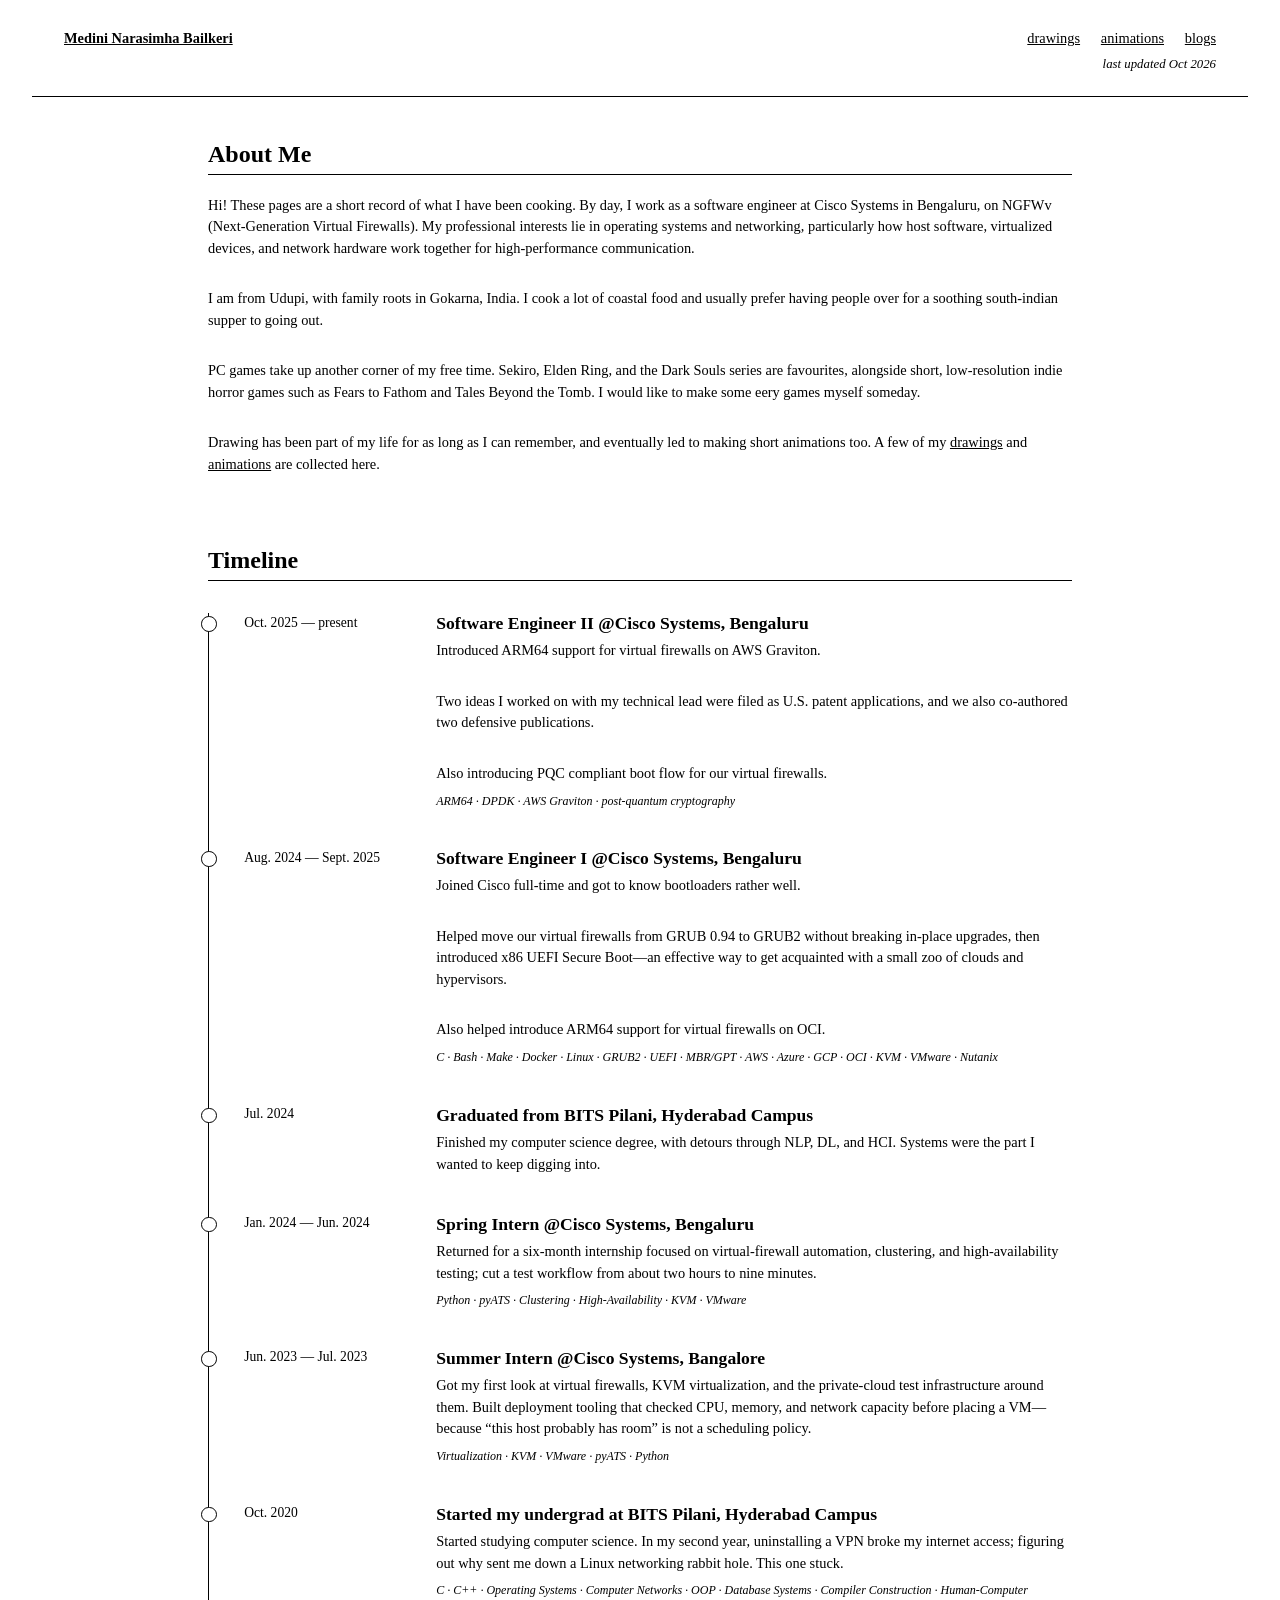
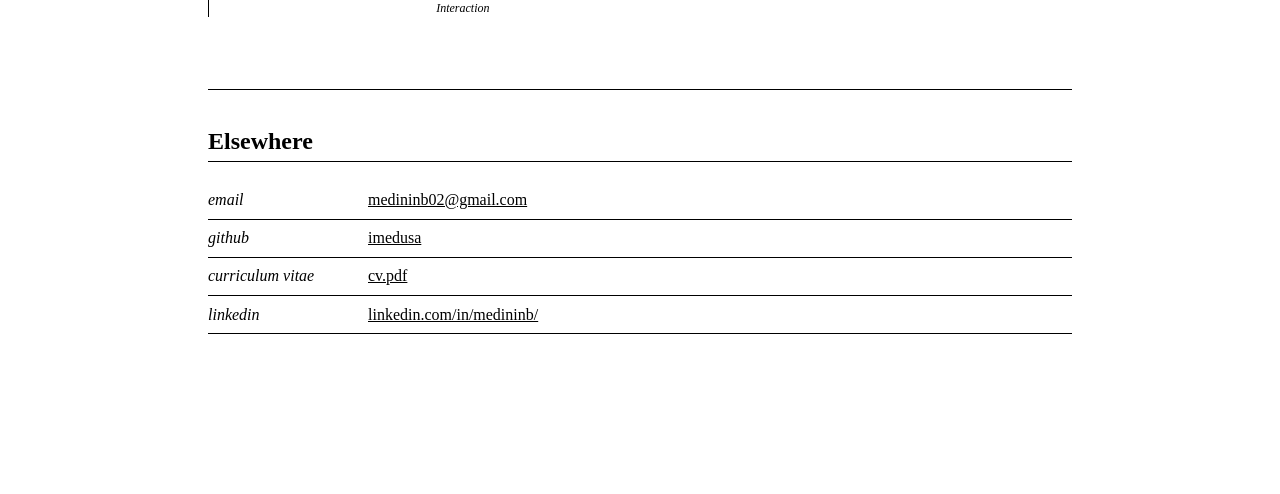
<file: index.html>
<!doctype html>
<html lang="en">
    <head>
        <meta charset="utf-8">
        <meta name="viewport" content="width=device-width, initial-scale=1">
        <meta name="description" content="The personal academic portfolio of Medini Narasimha Bailkeri.">
        <title>Medini Narasimha Bailkeri</title>
        <link rel="stylesheet" href="https://latex.vercel.app/style.css">
        <link rel="stylesheet" href="style.css">
    </head>
    <body class="text-justify">
        <div data-shared-header></div>

        <main>
            <article class="portfolio-document">
                <section id="about" aria-labelledby="about-title">
                    <h2 id="about-title">About Me</h2>
                    <p>
                        Hi! These pages are a short record of what I have been cooking.
                        By day, I work as a software engineer at Cisco Systems in Bengaluru, on NGFWv (Next-Generation Virtual Firewalls).
                        My professional interests lie in operating systems and networking, particularly how host software,
                        virtualized devices, and network hardware work together for high-performance communication.
                    </p>
                    <p>
                        I am from Udupi, with family roots in Gokarna, India. I cook a lot of coastal food and usually
                        prefer having people over for a soothing south-indian supper to going out.
                    </p>
                    <p>
                        PC games take up another corner of my free time. Sekiro, Elden Ring, and the Dark Souls
                        series are favourites, alongside short, low-resolution indie horror games such as Fears to Fathom and
                        Tales Beyond the Tomb. I would like to make some eery games myself someday.
                    </p>
                    <p>
                        Drawing has been part of my life for as long as I can remember, and eventually led to making short animations too.
                        A few of my <a href="drawings.html">drawings</a> and
                        <a href="animations.html">animations</a> are collected here.
                    </p>
                </section>

                <section id="timeline" aria-labelledby="timeline-title">
                    <h2 id="timeline-title">Timeline</h2>
                    <ol class="timeline">
                        <li>
                            <div class="timeline-date">Oct. 2025 — present</div>
                            <div class="timeline-entry">
                                <h3>Software Engineer II @Cisco Systems, Bengaluru</h3>
                                <p>
                                    Introduced ARM64 support for virtual firewalls on AWS Graviton.
                                </p>
                                <p>
                                    Two ideas I worked on with my technical lead were filed as U.S.
                                    patent applications, and we also co-authored two defensive publications.
                                </p>
                                <p>
                                    Also introducing PQC compliant boot flow for our virtual firewalls.
                                </p>
                                <p class="timeline-skills">
                                    ARM64 · DPDK · AWS Graviton · post-quantum cryptography
                                </p>
                            </div>
                        </li>
                        <li>
                            <div class="timeline-date">Aug. 2024 — Sept. 2025</div>
                            <div class="timeline-entry">
                                <h3>Software Engineer I @Cisco Systems, Bengaluru</h3>
                                <p>
                                    Joined Cisco full-time and got to know bootloaders rather well.
                                </p>
                                <p>
                                    Helped move our virtual firewalls from GRUB 0.94 to GRUB2 without
                                    breaking in-place upgrades, then introduced x86 UEFI Secure Boot—an effective
                                    way to get acquainted with a small zoo of clouds and hypervisors.
                                </p>
                                <p>
                                    Also helped introduce ARM64 support for virtual firewalls on OCI.
                                </p>
                                <p class="timeline-skills">
                                    C · Bash · Make · Docker · Linux · GRUB2 · UEFI · MBR/GPT · AWS · Azure · GCP · OCI · KVM · VMware · Nutanix
                                </p>
                            </div>
                        </li>
                        <li>
                            <div class="timeline-date">Jul. 2024</div>
                            <div class="timeline-entry">
                                <h3>Graduated from BITS Pilani, Hyderabad Campus</h3>
                                <p>
                                    Finished my computer science degree, with detours through NLP,
                                    DL, and HCI.
                                    Systems were the part I wanted to keep digging into.
                                </p>
                            </div>
                        </li>
                        <li>
                            <div class="timeline-date">Jan. 2024 — Jun. 2024</div>
                            <div class="timeline-entry">
                                <h3>Spring Intern @Cisco Systems, Bengaluru</h3>
                                <p>
                                    Returned for a six-month internship focused on virtual-firewall automation,
                                    clustering, and high-availability testing; cut a test workflow from about two hours to nine minutes.
                                </p>
                                <p class="timeline-skills">
                                    Python · pyATS · Clustering · High-Availability · KVM · VMware
                                </p>
                            </div>
                        </li>
                        <li>
                            <div class="timeline-date">Jun. 2023 — Jul. 2023</div>
                            <div class="timeline-entry">
                                <h3>Summer Intern @Cisco Systems, Bangalore</h3>
                                <p>
                                    Got my first look at virtual firewalls, KVM virtualization, and the
                                    private-cloud test infrastructure around them. Built deployment tooling
                                    that checked CPU, memory, and network capacity before placing a VM—because
                                    “this host probably has room” is not a scheduling policy.
                                </p>
                                <p class="timeline-skills">
                                    Virtualization · KVM · VMware · pyATS · Python
                                </p>
                            </div>
                        </li>
                        <li>
                            <div class="timeline-date">Oct. 2020</div>
                            <div class="timeline-entry">
                                <h3>Started my undergrad at BITS Pilani, Hyderabad Campus</h3>
                                <p>
                                    Started studying computer science. In my second year,
                                    uninstalling a VPN broke my internet access; figuring out why sent me
                                    down a Linux networking rabbit hole. This one stuck.
                                </p>
                                <p class="timeline-skills">
                                    C · C++ · Operating Systems · Computer Networks · OOP · Database Systems · Compiler Construction · Human-Computer Interaction
                                </p>
                            </div>
                        </li>
                    </ol>
                </section>

                <section class="afterword" aria-labelledby="elsewhere-title">
                    <h2 id="elsewhere-title">Elsewhere</h2>
                    <dl>
                        <dt>email</dt>
                        <dd><a href="mailto:medininb02@gmail.com">medininb02@gmail.com</a></dd>
                        <dt>github</dt>
                        <dd><a href="https://github.com/imedusa" rel="noreferrer">imedusa</a></dd>
                        <dt>curriculum vitae</dt>
                        <dd><a href="https://drive.google.com/file/d/1DatqSqeDH9olnW2grAryOlkdmMst3snc/view?usp=sharing" rel="noreferrer">cv.pdf</a></dd>
                        <dt>linkedin</dt>
                        <dd><a href="https://www.linkedin.com/in/medininb/" rel="noreferrer">linkedin.com/in/medininb/</a></dd>
                    </dl>
                </section>
            </article>
        </main>
        <script src="site.js"></script>
    </body>
</html>
</file>
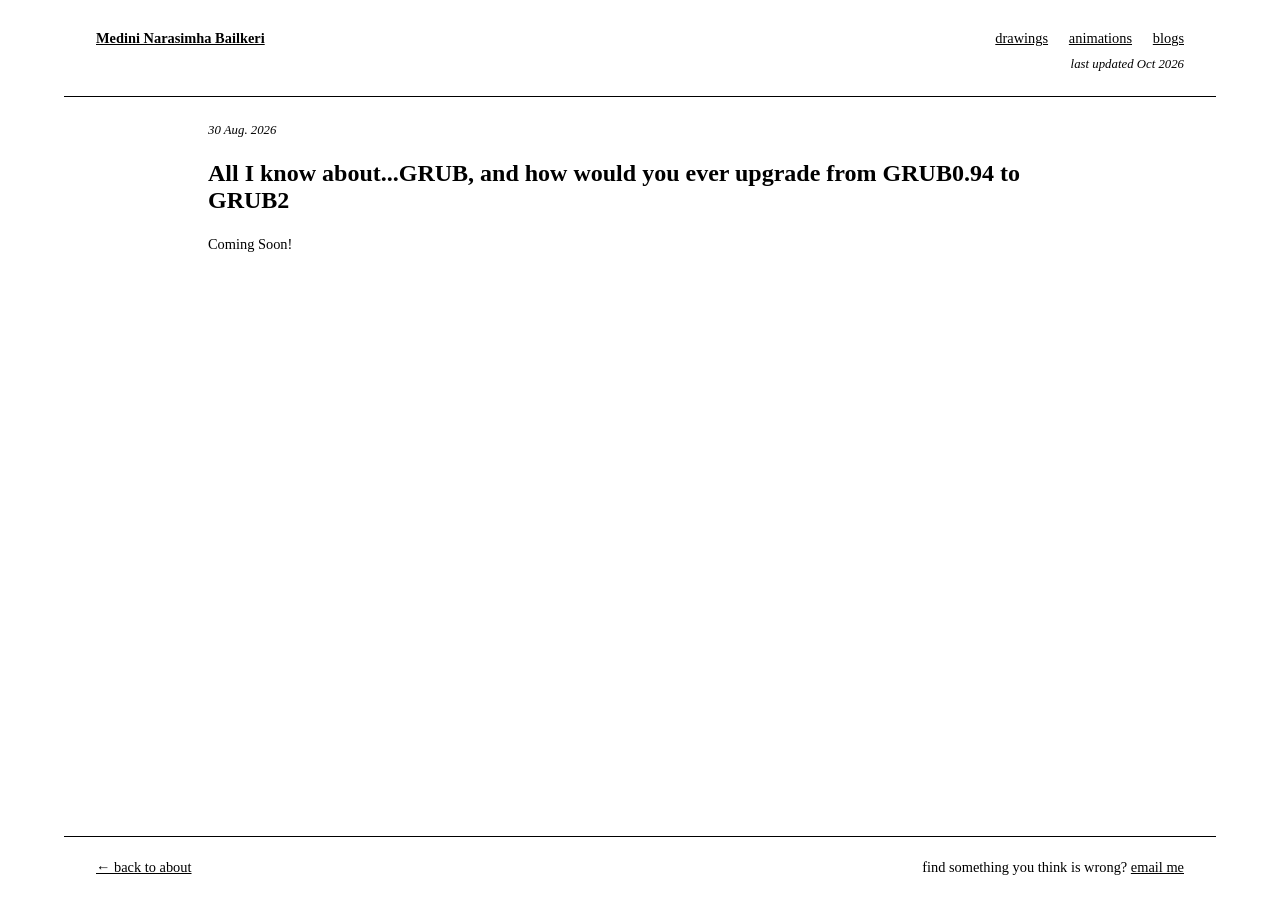
<file: articles/grub/index.html>
<!doctype html>
<html lang="en">
    <head>
        <meta charset="utf-8">
        <meta name="viewport" content="width=device-width, initial-scale=1">
        <meta name="description" content="Notes on migrating from GRUB 0.94 to GRUB2 by Medini Narasimha Bailkeri.">
        <title>All I know about GRUB — Medini Narasimha Bailkeri</title>
        <link rel="stylesheet" href="https://latex.vercel.app/style.css">
        <link rel="stylesheet" href="../../style.css">
    </head>
    <body class="text-justify">
        <div data-shared-header></div>

        <main>
            <article class="portfolio-document article-document">
                <p class="article-date">30 Aug. 2026</p>
                <h1>All I know about...GRUB, and how would you ever upgrade from GRUB0.94 to GRUB2</h1>
                <p>Coming Soon!</p>
            </article>
        </main>

        <div data-shared-footer></div>

        <script src="../../site.js"></script>
    </body>
</html>
</file>
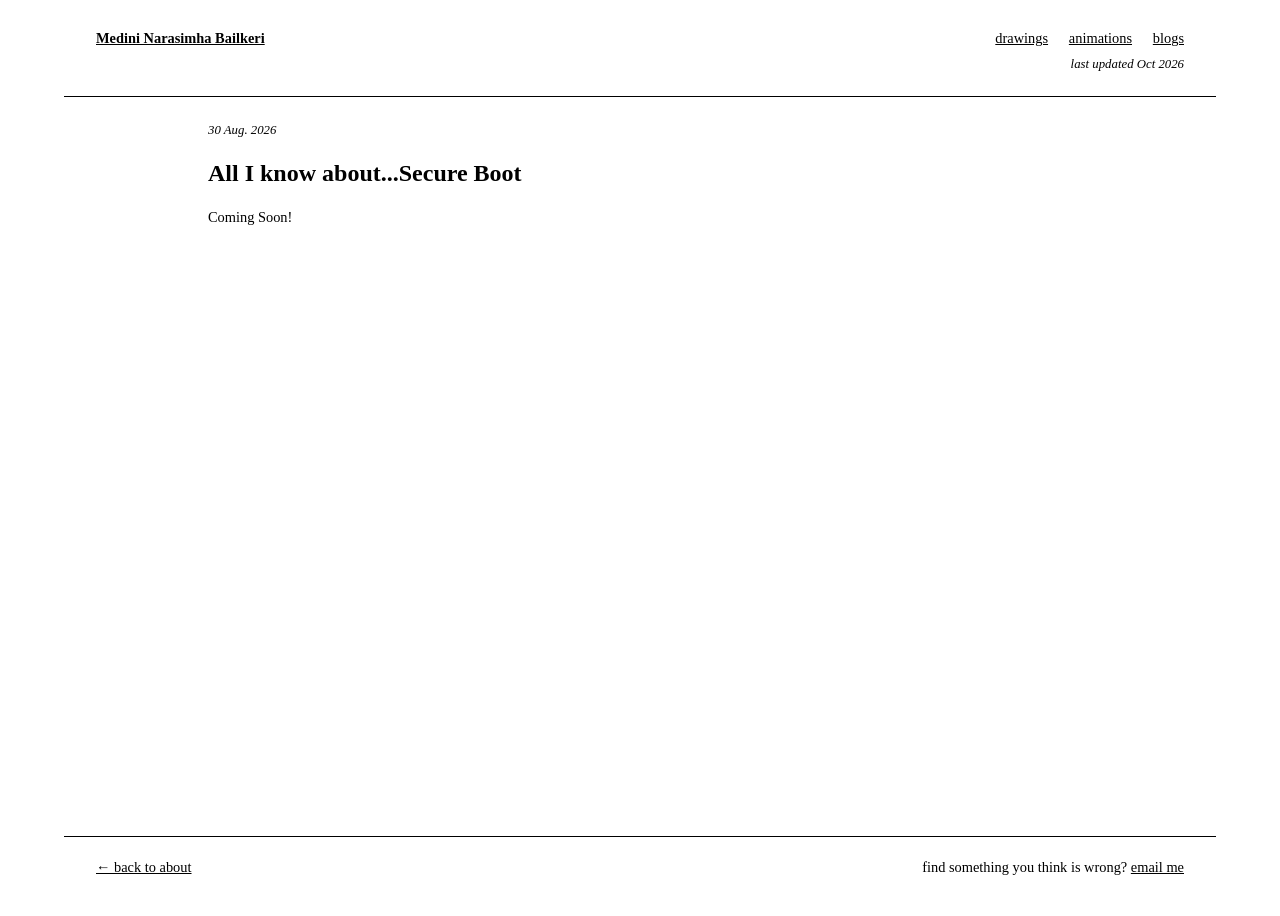
<file: articles/secure_boot/index.html>
<!doctype html>
<html lang="en">
    <head>
        <meta charset="utf-8">
        <meta name="viewport" content="width=device-width, initial-scale=1">
        <meta name="description" content="Notes on Secure Boot by Medini Narasimha Bailkeri.">
        <title>All I know about Secure Boot — Medini Narasimha Bailkeri</title>
        <link rel="stylesheet" href="https://latex.vercel.app/style.css">
        <link rel="stylesheet" href="../../style.css">
    </head>
    <body class="text-justify">
        <div data-shared-header></div>

        <main>
            <article class="portfolio-document article-document">
                <p class="article-date">30 Aug. 2026</p>
                <h1>All I know about...Secure Boot</h1>
                <p>Coming Soon!</p>
            </article>
        </main>

        <div data-shared-footer></div>

        <script src="../../site.js"></script>
    </body>
</html>
</file>
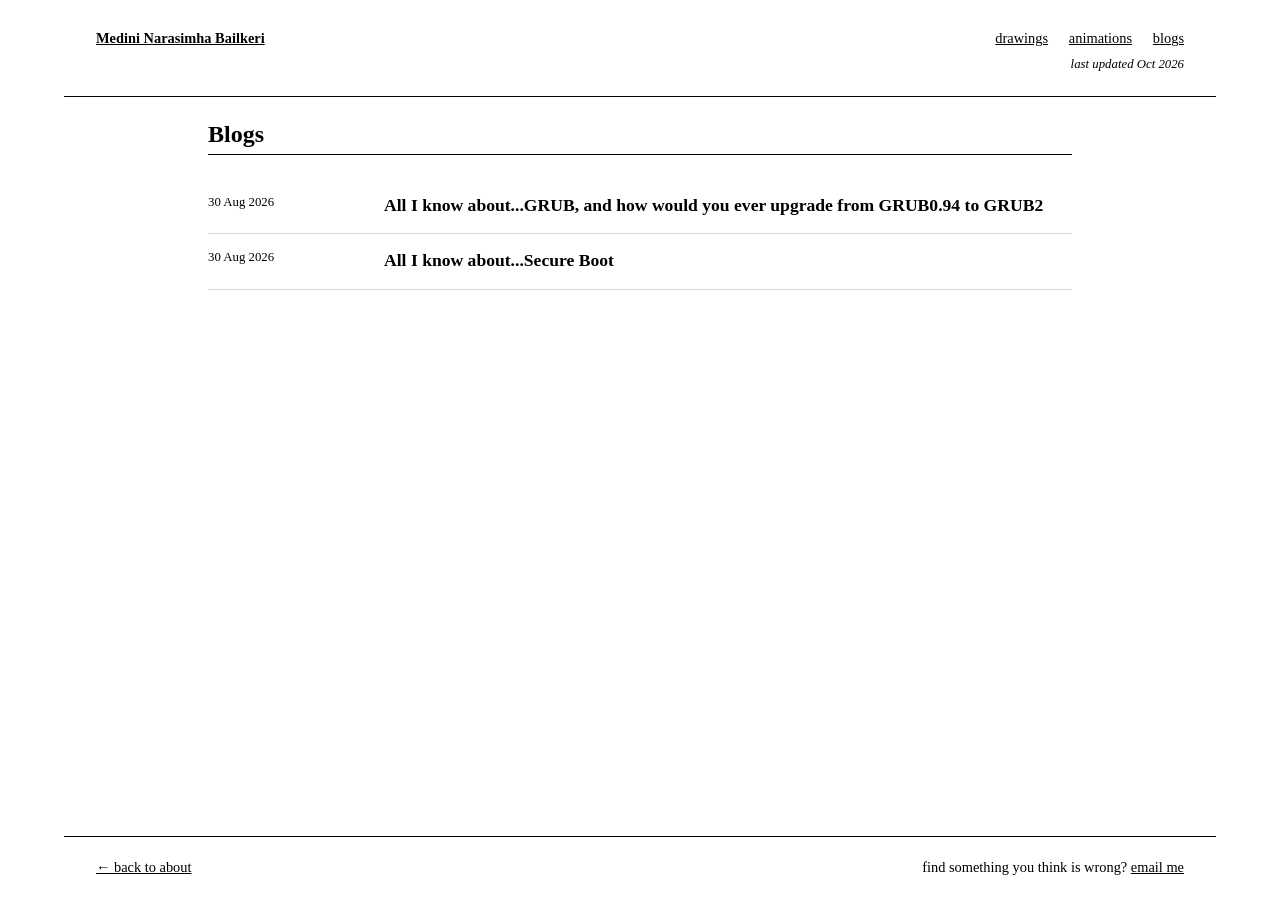
<file: blogs.html>
<!doctype html>
<html lang="en">
    <head>
        <meta charset="utf-8">
        <meta name="viewport" content="width=device-width, initial-scale=1">
        <meta name="description" content="Blog archive by Medini Narasimha Bailkeri.">
        <title>Blogs — Medini Narasimha Bailkeri</title>
        <link rel="stylesheet" href="https://latex.vercel.app/style.css">
        <link rel="stylesheet" href="style.css">
    </head>
    <body class="text-justify">
        <div data-shared-header></div>

        <main>
            <article class="portfolio-document blog-document">
                <h2 class="blog-page-title">Blogs</h2>

                <section class="blog-list" aria-label="Blog archive">
                    <article class="blog-entry">
                        <time class="blog-date" datetime="2026-08-30">30 Aug 2026</time>
                        <h3><a href="articles/grub/index.html">All I know about...GRUB, and how would you ever upgrade from GRUB0.94 to GRUB2</a></h3>
                    </article>

                    <article class="blog-entry">
                        <time class="blog-date" datetime="2026-08-30">30 Aug 2026</time>
                        <h3><a href="articles/secure_boot/index.html">All I know about...Secure Boot</a></h3>
                    </article>
                </section>
            </article>
        </main>

        <div data-shared-footer></div>

        <script src="site.js"></script>
    </body>
</html>
</file>
<file: style.css>
/* Small, site-specific additions to LaTeX.css. The document itself stays plain HTML. */

:root {
    --black: #000;
    --white: #fff;
}

body {
    background: var(--white);
    color: var(--black);
}

/* Shared typography for paragraphs on every page. */
p {
    font-family: "Latin Modern", Georgia, Cambria, "Times New Roman", Times, serif;
    font-size: 0.9rem;
    line-height: 1.5;
    margin: 0;
}

p + p {
    margin-top: 1.8rem;
}

body.blog-page {
    box-sizing: border-box;
    display: flex;
    flex-direction: column;
    min-height: 100vh;
}

a,
a:visited {
    color: var(--black);
}

a:hover {
    text-decoration-thickness: 2px;
}

.site-header,
.site-footer {
    font-size: 0.9rem;
    margin: 0 auto;
    max-width: 72rem;
    padding: 1.4rem 2rem;
}

.site-header {
    border-bottom: 1px solid var(--black);
}

.site-header .last-updated {
    font-size: 0.8rem;
    font-style: italic;
    margin: 0.45rem 0 0;
    text-align: right;
}

.site-header nav,
.site-footer {
    align-items: baseline;
    display: flex;
    justify-content: space-between;
}

.site-name {
    font-weight: bold;
    text-decoration: underline;
}

.site-nav-links {
    display: flex;
    gap: 1.3rem;
}

.site-nav-links a[aria-current="page"] {
    text-decoration-thickness: 1px;
}

main {
    margin: 0 auto;
    max-width: 72rem;
    padding: 0 2rem;
}

body.blog-page > .site-header,
body.blog-page > main,
body.blog-page > .site-footer {
    box-sizing: border-box;
    width: 100%;
}

body.blog-page > main {
    flex: 1;
}

.portfolio-document {
    margin: 0 auto;
    max-width: 54rem;
    padding: 1.5rem 0 5rem;
}

.portfolio-document h1,
.portfolio-document h2,
.portfolio-document h3,
.portfolio-document h4,
.portfolio-document h5,
.portfolio-document h6 {
    text-align: left;
}

section {
    margin-bottom: 4.5rem;
}

section > h2 {
    border-bottom: 1px solid var(--black);
    padding-bottom: 0.35rem;
}

.timeline {
    list-style: none;
    margin: 2rem 0 0;
    padding: 0;
}

.timeline li {
    border-left: 1px solid var(--black);
    display: grid;
    gap: 2rem;
    grid-template-columns: 10rem 1fr;
    padding: 0 0 2.4rem 2.2rem;
    position: relative;
}

.timeline li:last-child {
    padding-bottom: 0;
}

.timeline li::before {
    background: var(--white);
    border: 1px solid var(--black);
    border-radius: 50%;
    content: "";
    height: 0.85rem;
    left: -0.48rem;
    position: absolute;
    top: 0.2rem;
    width: 0.85rem;
}

.timeline-date {
    font-size: 0.85rem;
    padding-top: 0.1rem;
}

.timeline-entry h3 {
    font-size: 1.1rem;
    margin: 0 0 0.4rem;
}

.timeline-skills {
    font-size: 0.75rem;
    font-style: italic;
    margin-top: 0.45rem;
}

.afterword {
    border-top: 1px solid var(--black);
    padding-top: 1.1rem;
}

.afterword dl {
    display: grid;
    grid-template-columns: 10rem 1fr;
    margin-bottom: 0;
}

.afterword dt,
.afterword dd {
    border-bottom: 1px solid var(--black);
    margin: 0;
    padding: 0.6rem 0;
}

.afterword dt {
    font-style: italic;
}

.site-footer {
    border-top: 1px solid var(--black);
    padding-bottom: 2rem;
}

.drawings-document {
    padding-bottom: 3rem;
}

.drawing-list {
    display: flex;
    flex-direction: column;
    gap: 3.5rem;
}

.drawing-item {
    margin: 0;
}

.drawing-item img,
.drawing-item video {
    display: block;
    height: auto;
    width: 100%;
}

.drawing-item figcaption {
    padding-top: 0.6rem;
}

.drawing-item figcaption::before {
    content: none;
}

.blog-page-title {
    border-bottom: 1px solid var(--black);
    margin: 0 0 1.5rem;
    padding-bottom: 0.35rem;
}

.blog-list {
    margin: 0;
}

.blog-entry {
    border-top: 1px solid #d5d5d5;
    display: grid;
    gap: 2rem;
    grid-template-columns: 9rem 1fr;
    padding: 1rem 0 1.1rem;
}

.blog-entry:first-child {
    border-top: 0;
}

.blog-entry:last-child {
    border-bottom: 1px solid #d5d5d5;
}

.blog-date {
    font-size: 0.8rem;
}

.blog-entry h3 {
    font-size: 1.1rem;
    margin: 0;
}

.blog-entry a {
    text-decoration: none;
}

.article-date {
    font-size: 0.8rem;
    font-style: italic;
    margin-bottom: 1rem;
}

@media (max-width: 640px) {
    .site-header,
    .site-footer,
    main {
        padding-left: 1rem;
        padding-right: 1rem;
    }

    .site-header nav,
    .site-footer {
        align-items: flex-start;
        flex-direction: column;
        gap: 0.8rem;
    }

    .site-nav-links {
        flex-wrap: wrap;
        gap: 0.5rem 1rem;
    }

    .timeline li {
        display: block;
        padding-left: 1.7rem;
    }

    .timeline-date {
        margin-bottom: 0.5rem;
    }

    .afterword dl {
        grid-template-columns: 8rem 1fr;
    }

    .blog-entry {
        display: block;
    }

    .blog-date {
        display: block;
        margin-bottom: 0.45rem;
        text-align: left;
    }
}
</file>
